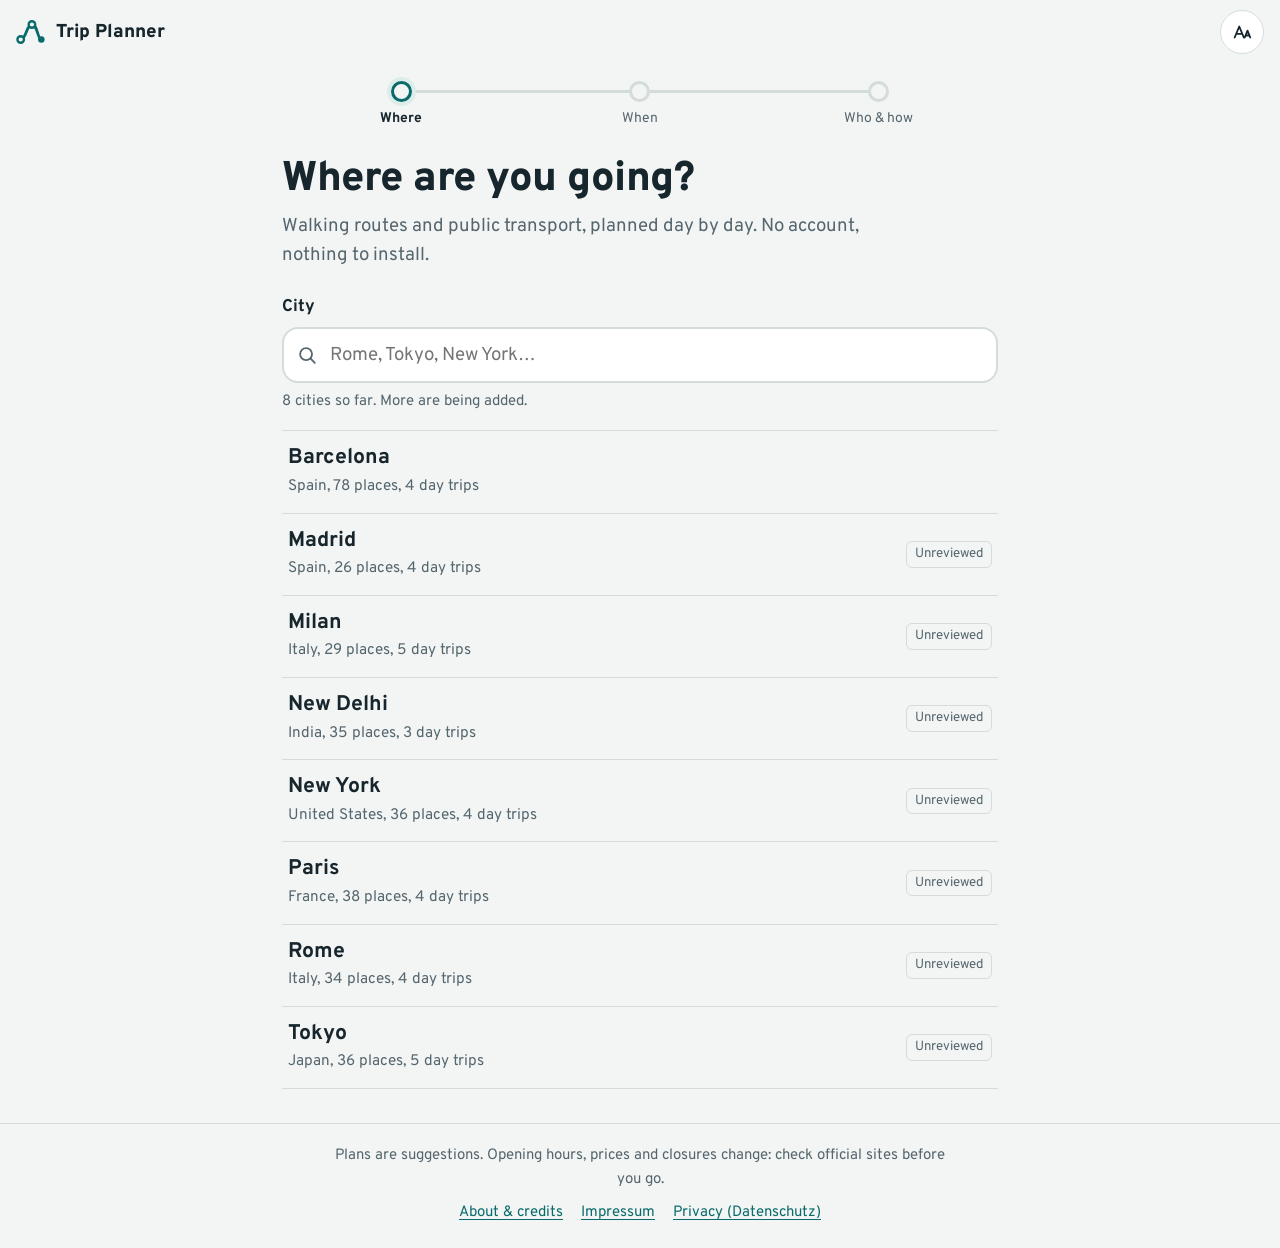
<file: planner/index.html>
<!doctype html>
<html lang="en">
<head>
  <meta charset="utf-8">
  <meta name="viewport" content="width=device-width, initial-scale=1, viewport-fit=cover">
  <!-- Pre-launch: keep search engines out until the legal pages are filled in and the launch gate is passed. -->
  <meta name="robots" content="noindex, nofollow">
  <title>Trip Planner</title>
  <meta name="description" content="Day-by-day city plans for walkers and public-transport travellers. Pick a city, your days and who's coming.">
  <meta name="theme-color" content="#f2f5f4" media="(prefers-color-scheme: light)">
  <meta name="theme-color" content="#141c1f" media="(prefers-color-scheme: dark)">
  <link rel="manifest" href="manifest.webmanifest">
  <link rel="icon" href="icons/icon.svg" type="image/svg+xml">
  <link rel="apple-touch-icon" href="icons/icon-192.png">
  <link rel="preload" href="fonts/overpass-latin-800-normal.woff2" as="font" type="font/woff2" crossorigin>
  <link rel="preload" href="fonts/overpass-latin-400-normal.woff2" as="font" type="font/woff2" crossorigin>
  <link rel="stylesheet" href="vendor/leaflet/leaflet.css">
  <link rel="stylesheet" href="styles.css">
  <script>
    // Apply saved text size and theme before first paint (no flash).
    try {
      var s = JSON.parse(localStorage.getItem("tp-settings") || "{}");
      if (s.scale) document.documentElement.style.setProperty("--scale", s.scale);
      if (s.theme && s.theme !== "auto") document.documentElement.setAttribute("data-theme", s.theme);
    } catch (e) {}
  </script>
  <script src="vendor/leaflet/leaflet.js" defer></script>
  <script type="module" src="app.js"></script>
</head>
<body>
  <a class="skip" href="#main">Skip to content</a>

  <header class="bar">
    <a class="brand" href="#" aria-label="Trip Planner home">
      <svg class="brand-mark" viewBox="0 0 32 32" aria-hidden="true"><path d="M5 24 C 11 24, 11 8, 17 8 S 23 24, 27 24" fill="none" stroke="currentColor" stroke-width="3" stroke-linecap="round"/><circle cx="5" cy="24" r="3.5" fill="var(--bg)" stroke="currentColor" stroke-width="2.5"/><circle cx="17" cy="8" r="3.5" fill="var(--bg)" stroke="currentColor" stroke-width="2.5"/><circle cx="27" cy="24" r="3.5" fill="currentColor"/></svg>
      <span>Trip Planner</span>
    </a>
    <div class="bar-tools">
      <button class="icon-btn" id="settingsBtn" aria-haspopup="dialog" aria-controls="settings" aria-label="Text size and appearance">
        <svg viewBox="0 0 24 24" aria-hidden="true"><path d="M4 18 9 6l5 12M5.8 14h6.4M15 18l3-7.5 3 7.5M16 15.8h4" fill="none" stroke="currentColor" stroke-width="2" stroke-linecap="round" stroke-linejoin="round"/></svg>
      </button>
    </div>
  </header>

  <div class="popover" id="settings" role="dialog" aria-label="Text size and appearance" hidden>
    <p class="pop-label">Text size</p>
    <div class="stepper" role="group" aria-label="Text size">
      <button type="button" data-scale="-1" aria-label="Smaller text">A−</button>
      <output id="scaleOut">100%</output>
      <button type="button" data-scale="1" aria-label="Larger text">A+</button>
    </div>
    <p class="pop-label">Appearance</p>
    <div class="seg" role="radiogroup" aria-label="Appearance">
      <button type="button" role="radio" data-theme="auto">Auto</button>
      <button type="button" role="radio" data-theme="light">Light</button>
      <button type="button" role="radio" data-theme="dark">Dark</button>
    </div>
  </div>

  <main id="main" tabindex="-1">
    <!-- Wizard -->
    <section id="wizard" class="screen" aria-labelledby="wizTitle">
      <ol class="steps" aria-label="Steps">
        <li data-step="1"><span class="dot"></span><span class="lbl">Where</span></li>
        <li data-step="2"><span class="dot"></span><span class="lbl">When</span></li>
        <li data-step="3"><span class="dot"></span><span class="lbl">Who &amp; how</span></li>
      </ol>

      <div class="step" data-step="1">
        <h1 id="wizTitle" class="display">Where are you going?</h1>
        <p class="lede">Walking routes and public transport, planned day by day. No account, nothing to install.</p>
        <label class="field-label" for="cityInput">City</label>
        <div class="search">
          <svg viewBox="0 0 24 24" aria-hidden="true"><circle cx="11" cy="11" r="6.5" fill="none" stroke="currentColor" stroke-width="2"/><path d="m16 16 4.5 4.5" stroke="currentColor" stroke-width="2" stroke-linecap="round"/></svg>
          <input id="cityInput" type="search" autocomplete="off" spellcheck="false" placeholder="Rome, Tokyo, New York…" aria-controls="cityList" aria-describedby="cityHint">
        </div>
        <p id="cityHint" class="hint">Pick one of the cities below.</p>
        <ul id="cityList" class="city-list" role="listbox" aria-label="Cities"></ul>
        <div id="cityMissing" class="missing" hidden></div>
      </div>

      <div class="step" data-step="2" hidden>
        <h1 class="display" id="whenTitle">How long?</h1>
        <div class="row-field">
          <span class="field-label" id="daysLabel">Days</span>
          <div class="stepper big" role="group" aria-labelledby="daysLabel">
            <button type="button" data-days="-1" aria-label="One day fewer">−</button>
            <output id="daysOut" aria-live="polite">3</output>
            <button type="button" data-days="1" aria-label="One day more">+</button>
          </div>
        </div>
        <p class="hint" id="daysHint"></p>
        <label class="field-label" for="startInput">First day <span class="opt">(optional)</span></label>
        <input id="startInput" class="text-input" type="date">
        <p class="hint">With dates, the plan skips places on their closing days.</p>
        <div class="nav-row">
          <button type="button" class="btn ghost" data-go="1">Back</button>
          <button type="button" class="btn primary" data-go="3">Next</button>
        </div>
      </div>

      <div class="step" data-step="3" hidden>
        <h1 class="display">Who's coming?</h1>
        <div class="row-field">
          <span class="field-label" id="adultsLabel">Adults</span>
          <div class="stepper" role="group" aria-labelledby="adultsLabel">
            <button type="button" data-adults="-1" aria-label="One adult fewer">−</button>
            <output id="adultsOut">2</output>
            <button type="button" data-adults="1" aria-label="One adult more">+</button>
          </div>
        </div>
        <div class="kids-field">
          <span class="field-label">Children</span>
          <ul id="kidsList" class="kids" aria-label="Children's ages"></ul>
          <div class="add-kid">
            <label for="kidAge" class="visually-hidden">Age of child to add</label>
            <select id="kidAge"></select>
            <button type="button" class="btn small" id="addKid">Add child</button>
          </div>
        </div>

        <fieldset class="group">
          <legend class="field-label">Pace</legend>
          <div class="pace" id="paceGroup"></div>
        </fieldset>

        <fieldset class="group">
          <legend class="field-label">What do you like? <span class="opt">(pick any)</span></legend>
          <div class="chips" id="interestGroup"></div>
        </fieldset>

        <label class="switch">
          <input type="checkbox" id="stepFree">
          <span class="track" aria-hidden="true"></span>
          <span>Step-free routes only <span class="opt">(buggy or wheelchair)</span></span>
        </label>

        <div class="nav-row">
          <button type="button" class="btn ghost" data-go="2">Back</button>
          <button type="button" class="btn primary" id="makePlan">Make my plan</button>
        </div>
      </div>
    </section>

    <!-- Plan -->
    <section id="plan" class="screen" hidden aria-live="polite"></section>
  </main>

  <footer class="foot">
    <p>Plans are suggestions. Opening hours, prices and closures change: check official sites before you go.</p>
    <nav aria-label="Legal and about">
      <a href="legal/about.html">About &amp; credits</a>
      <a href="legal/impressum.html">Impressum</a>
      <a href="legal/datenschutz.html">Privacy (Datenschutz)</a>
    </nav>
  </footer>

  <div id="toast" class="toast" role="status" aria-live="polite" hidden></div>
  <div id="printArea" class="print-area" aria-hidden="true"></div>
</body>
</html>
</file>
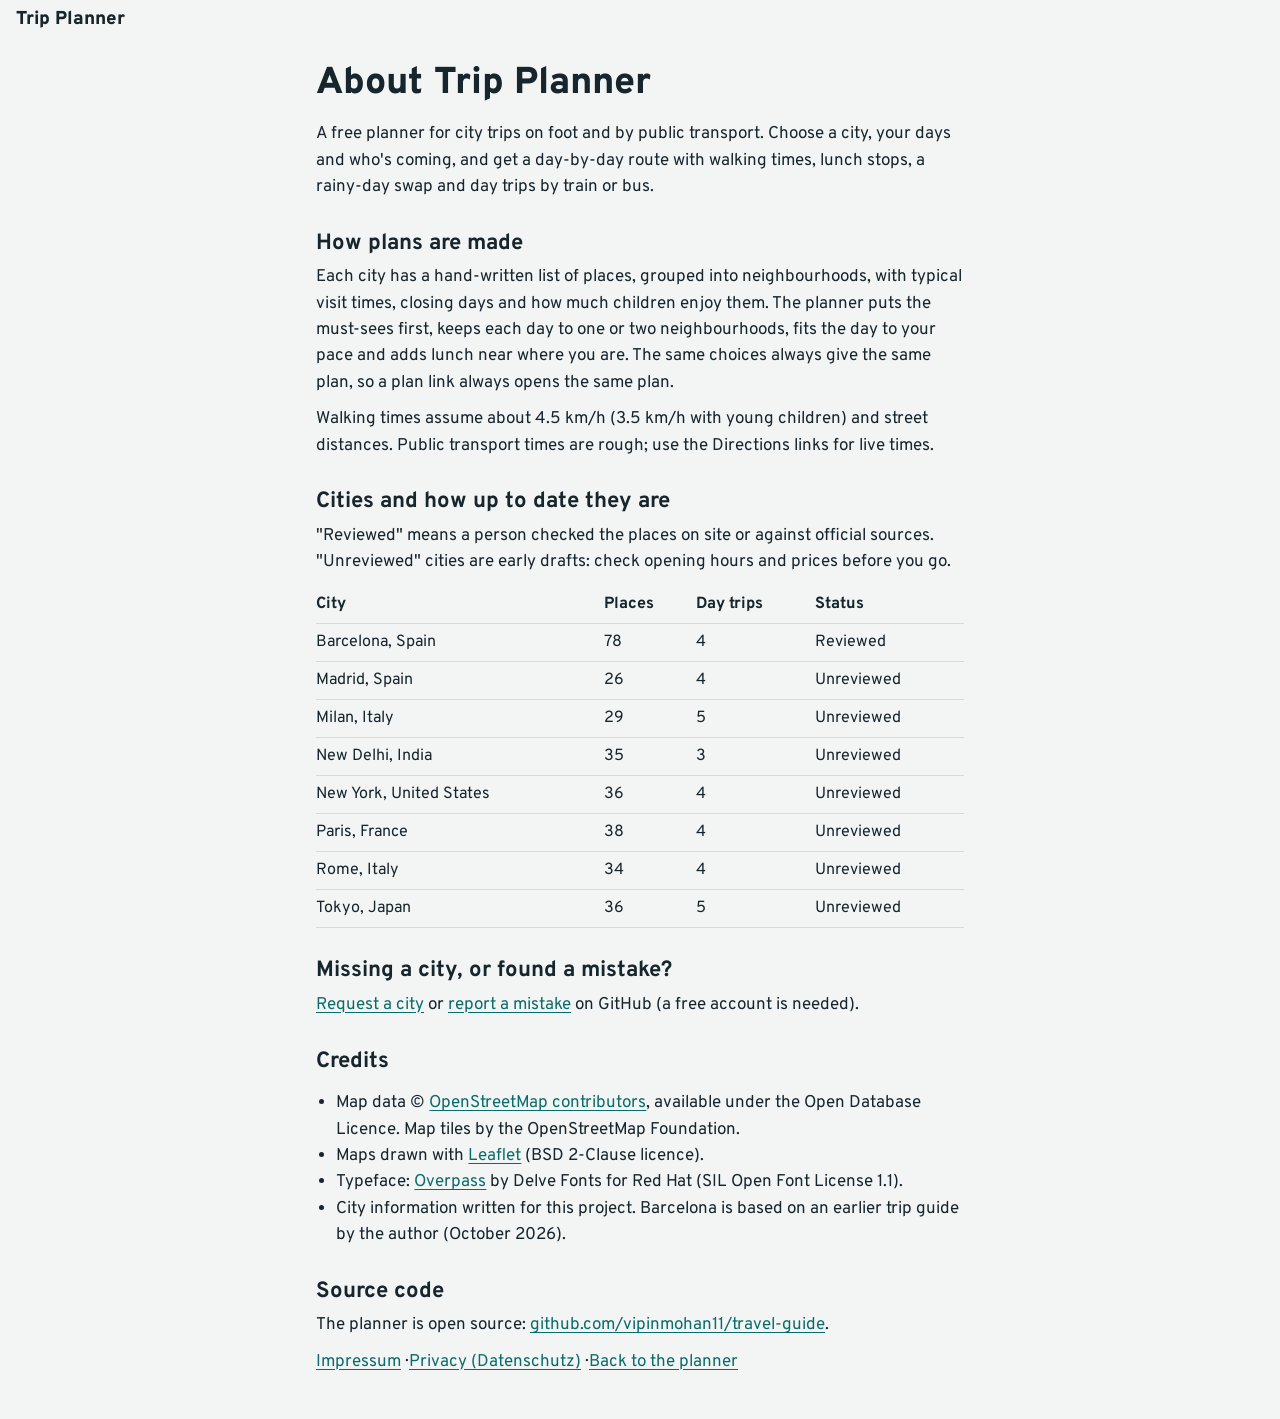
<file: planner/legal/about.html>
<!doctype html>
<html lang="en">
<head>
  <meta charset="utf-8">
  <meta name="viewport" content="width=device-width, initial-scale=1">
  <meta name="robots" content="noindex">
  <title>About &amp; credits · Trip Planner</title>
  <link rel="icon" href="../icons/icon.svg" type="image/svg+xml">
  <link rel="stylesheet" href="../styles.css">
  <script>try{var s=JSON.parse(localStorage.getItem("tp-settings")||"{}");if(s.scale)document.documentElement.style.setProperty("--scale",s.scale);if(s.theme&&s.theme!=="auto")document.documentElement.setAttribute("data-theme",s.theme)}catch(e){}</script>
</head>
<body>
  <header class="bar"><a class="brand" href="../">Trip Planner</a></header>
  <main class="legal">
    <h1>About Trip Planner</h1>
    <p>A free planner for city trips on foot and by public transport. Choose a city, your days and who's coming, and get a day-by-day route with walking times, lunch stops, a rainy-day swap and day trips by train or bus.</p>

    <h2>How plans are made</h2>
    <p>Each city has a hand-written list of places, grouped into neighbourhoods, with typical visit times, closing days and how much children enjoy them. The planner puts the must-sees first, keeps each day to one or two neighbourhoods, fits the day to your pace and adds lunch near where you are. The same choices always give the same plan, so a plan link always opens the same plan.</p>
    <p>Walking times assume about 4.5 km/h (3.5 km/h with young children) and street distances. Public transport times are rough; use the Directions links for live times.</p>

    <h2>Cities and how up to date they are</h2>
    <p>"Reviewed" means a person checked the places on site or against official sources. "Unreviewed" cities are early drafts: check opening hours and prices before you go.</p>
    <table id="cities"><thead><tr><th>City</th><th>Places</th><th>Day trips</th><th>Status</th></tr></thead><tbody></tbody></table>

    <h2>Missing a city, or found a mistake?</h2>
    <p><a href="https://github.com/vipinmohan11/travel-guide/issues/new?template=city-request.yml" rel="noopener">Request a city</a> or <a href="https://github.com/vipinmohan11/travel-guide/issues/new?template=report-mistake.yml" rel="noopener">report a mistake</a> on GitHub (a free account is needed).</p>

    <h2>Credits</h2>
    <ul>
      <li>Map data © <a href="https://www.openstreetmap.org/copyright" rel="noopener">OpenStreetMap contributors</a>, available under the Open Database Licence. Map tiles by the OpenStreetMap Foundation.</li>
      <li>Maps drawn with <a href="https://leafletjs.com" rel="noopener">Leaflet</a> (BSD 2-Clause licence).</li>
      <li>Typeface: <a href="https://github.com/RedHatOfficial/Overpass" rel="noopener">Overpass</a> by Delve Fonts for Red Hat (SIL Open Font License 1.1).</li>
      <li>City information written for this project. Barcelona is based on an earlier trip guide by the author (October 2026).</li>
    </ul>

    <h2>Source code</h2>
    <p>The planner is open source: <a href="https://github.com/vipinmohan11/travel-guide" rel="noopener">github.com/vipinmohan11/travel-guide</a>.</p>

    <p><a href="impressum.html">Impressum</a> · <a href="datenschutz.html">Privacy (Datenschutz)</a> · <a href="../">Back to the planner</a></p>
  </main>
  <script>
    fetch("../cities/index.json").then(function (r) { return r.json(); }).then(function (d) {
      document.querySelector("#cities tbody").innerHTML = d.cities.map(function (c) {
        return "<tr><td>" + c.name + ", " + c.country + "</td><td>" + c.places + "</td><td>" + c.dayTrips + "</td><td>" + (c.status === "reviewed" ? "Reviewed" : "Unreviewed") + "</td></tr>";
      }).join("");
    }).catch(function () {});
  </script>
</body>
</html>
</file>
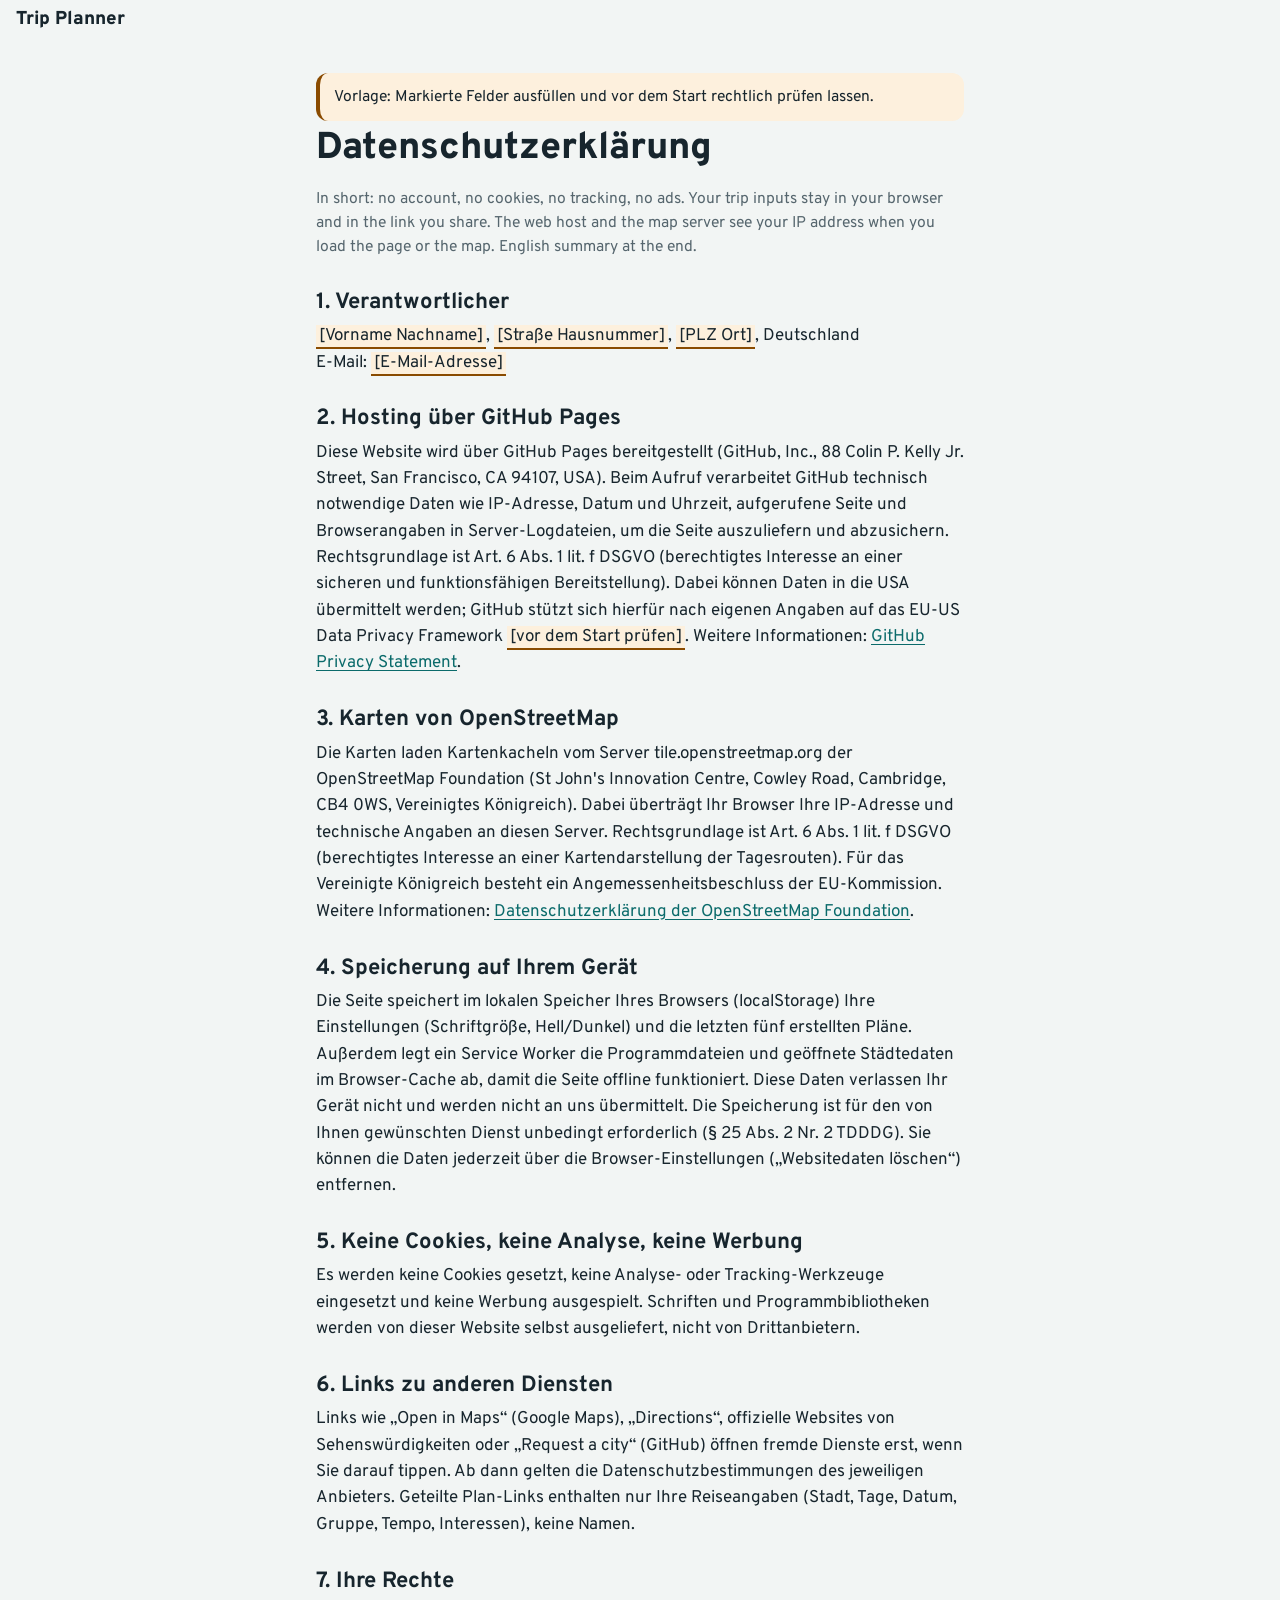
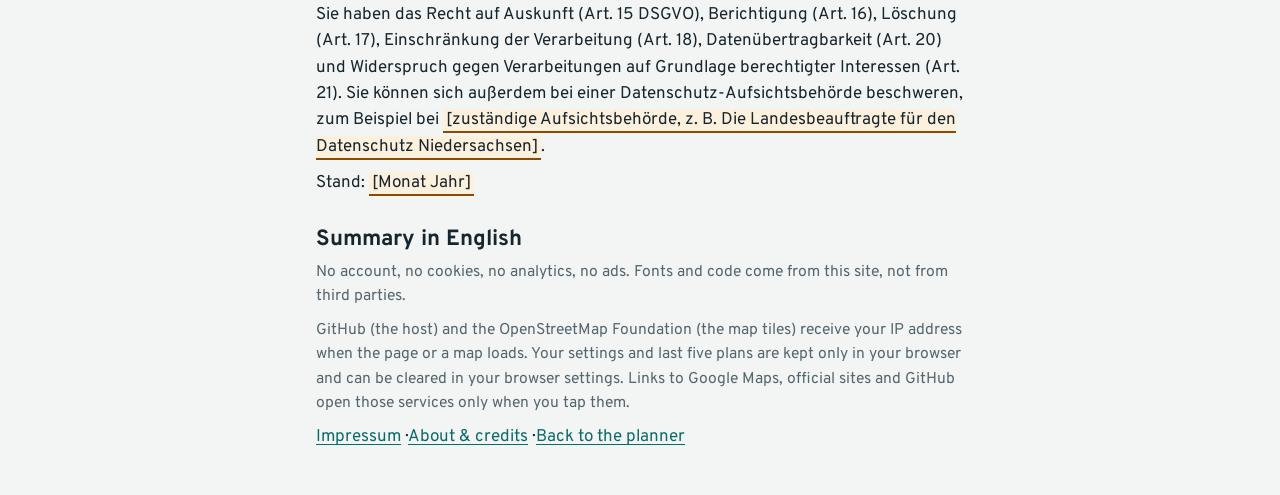
<file: planner/legal/datenschutz.html>
<!doctype html>
<html lang="de">
<head>
  <meta charset="utf-8">
  <meta name="viewport" content="width=device-width, initial-scale=1">
  <meta name="robots" content="noindex">
  <title>Datenschutz · Trip Planner</title>
  <link rel="icon" href="../icons/icon.svg" type="image/svg+xml">
  <link rel="stylesheet" href="../styles.css">
  <script>try{var s=JSON.parse(localStorage.getItem("tp-settings")||"{}");if(s.scale)document.documentElement.style.setProperty("--scale",s.scale);if(s.theme&&s.theme!=="auto")document.documentElement.setAttribute("data-theme",s.theme)}catch(e){}</script>
</head>
<body>
  <header class="bar"><a class="brand" href="../">Trip Planner</a></header>
  <main class="legal">
    <!-- TEMPLATE: fill the highlighted fields, check every section against what the site really does,
         then delete this notice. Not legal advice: check with a generator such as eRecht24 or a lawyer. -->
    <p class="notice">Vorlage: Markierte Felder ausfüllen und vor dem Start rechtlich prüfen lassen.</p>

    <h1>Datenschutzerklärung</h1>
    <p lang="en" class="lang">In short: no account, no cookies, no tracking, no ads. Your trip inputs stay in your browser and in the link you share. The web host and the map server see your IP address when you load the page or the map. English summary at the end.</p>

    <h2>1. Verantwortlicher</h2>
    <p>
      <span class="fill">[Vorname Nachname]</span>, <span class="fill">[Straße Hausnummer]</span>, <span class="fill">[PLZ Ort]</span>, Deutschland<br>
      E-Mail: <span class="fill">[E-Mail-Adresse]</span>
    </p>

    <h2>2. Hosting über GitHub Pages</h2>
    <p>Diese Website wird über GitHub Pages bereitgestellt (GitHub, Inc., 88 Colin P. Kelly Jr. Street, San Francisco, CA 94107, USA). Beim Aufruf verarbeitet GitHub technisch notwendige Daten wie IP-Adresse, Datum und Uhrzeit, aufgerufene Seite und Browserangaben in Server-Logdateien, um die Seite auszuliefern und abzusichern. Rechtsgrundlage ist Art. 6 Abs. 1 lit. f DSGVO (berechtigtes Interesse an einer sicheren und funktionsfähigen Bereitstellung). Dabei können Daten in die USA übermittelt werden; GitHub stützt sich hierfür nach eigenen Angaben auf das EU-US Data Privacy Framework <span class="fill">[vor dem Start prüfen]</span>. Weitere Informationen: <a href="https://docs.github.com/en/site-policy/privacy-policies/github-general-privacy-statement" rel="noopener">GitHub Privacy Statement</a>.</p>

    <h2>3. Karten von OpenStreetMap</h2>
    <p>Die Karten laden Kartenkacheln vom Server tile.openstreetmap.org der OpenStreetMap Foundation (St John's Innovation Centre, Cowley Road, Cambridge, CB4 0WS, Vereinigtes Königreich). Dabei überträgt Ihr Browser Ihre IP-Adresse und technische Angaben an diesen Server. Rechtsgrundlage ist Art. 6 Abs. 1 lit. f DSGVO (berechtigtes Interesse an einer Kartendarstellung der Tagesrouten). Für das Vereinigte Königreich besteht ein Angemessenheitsbeschluss der EU-Kommission. Weitere Informationen: <a href="https://osmfoundation.org/wiki/Privacy_Policy" rel="noopener">Datenschutzerklärung der OpenStreetMap Foundation</a>.</p>

    <h2>4. Speicherung auf Ihrem Gerät</h2>
    <p>Die Seite speichert im lokalen Speicher Ihres Browsers (localStorage) Ihre Einstellungen (Schriftgröße, Hell/Dunkel) und die letzten fünf erstellten Pläne. Außerdem legt ein Service Worker die Programmdateien und geöffnete Städtedaten im Browser-Cache ab, damit die Seite offline funktioniert. Diese Daten verlassen Ihr Gerät nicht und werden nicht an uns übermittelt. Die Speicherung ist für den von Ihnen gewünschten Dienst unbedingt erforderlich (§ 25 Abs. 2 Nr. 2 TDDDG). Sie können die Daten jederzeit über die Browser-Einstellungen („Websitedaten löschen“) entfernen.</p>

    <h2>5. Keine Cookies, keine Analyse, keine Werbung</h2>
    <p>Es werden keine Cookies gesetzt, keine Analyse- oder Tracking-Werkzeuge eingesetzt und keine Werbung ausgespielt. Schriften und Programmbibliotheken werden von dieser Website selbst ausgeliefert, nicht von Drittanbietern.</p>

    <h2>6. Links zu anderen Diensten</h2>
    <p>Links wie „Open in Maps“ (Google Maps), „Directions“, offizielle Websites von Sehenswürdigkeiten oder „Request a city“ (GitHub) öffnen fremde Dienste erst, wenn Sie darauf tippen. Ab dann gelten die Datenschutzbestimmungen des jeweiligen Anbieters. Geteilte Plan-Links enthalten nur Ihre Reiseangaben (Stadt, Tage, Datum, Gruppe, Tempo, Interessen), keine Namen.</p>

    <h2>7. Ihre Rechte</h2>
    <p>Sie haben das Recht auf Auskunft (Art. 15 DSGVO), Berichtigung (Art. 16), Löschung (Art. 17), Einschränkung der Verarbeitung (Art. 18), Datenübertragbarkeit (Art. 20) und Widerspruch gegen Verarbeitungen auf Grundlage berechtigter Interessen (Art. 21). Sie können sich außerdem bei einer Datenschutz-Aufsichtsbehörde beschweren, zum Beispiel bei <span class="fill">[zuständige Aufsichtsbehörde, z. B. Die Landesbeauftragte für den Datenschutz Niedersachsen]</span>.</p>

    <p>Stand: <span class="fill">[Monat Jahr]</span></p>

    <h2 lang="en">Summary in English</h2>
    <div lang="en" class="lang">
      <p>No account, no cookies, no analytics, no ads. Fonts and code come from this site, not from third parties.</p>
      <p>GitHub (the host) and the OpenStreetMap Foundation (the map tiles) receive your IP address when the page or a map loads. Your settings and last five plans are kept only in your browser and can be cleared in your browser settings. Links to Google Maps, official sites and GitHub open those services only when you tap them.</p>
    </div>

    <p><a href="impressum.html">Impressum</a> · <a href="about.html">About &amp; credits</a> · <a href="../">Back to the planner</a></p>
  </main>
</body>
</html>
</file>
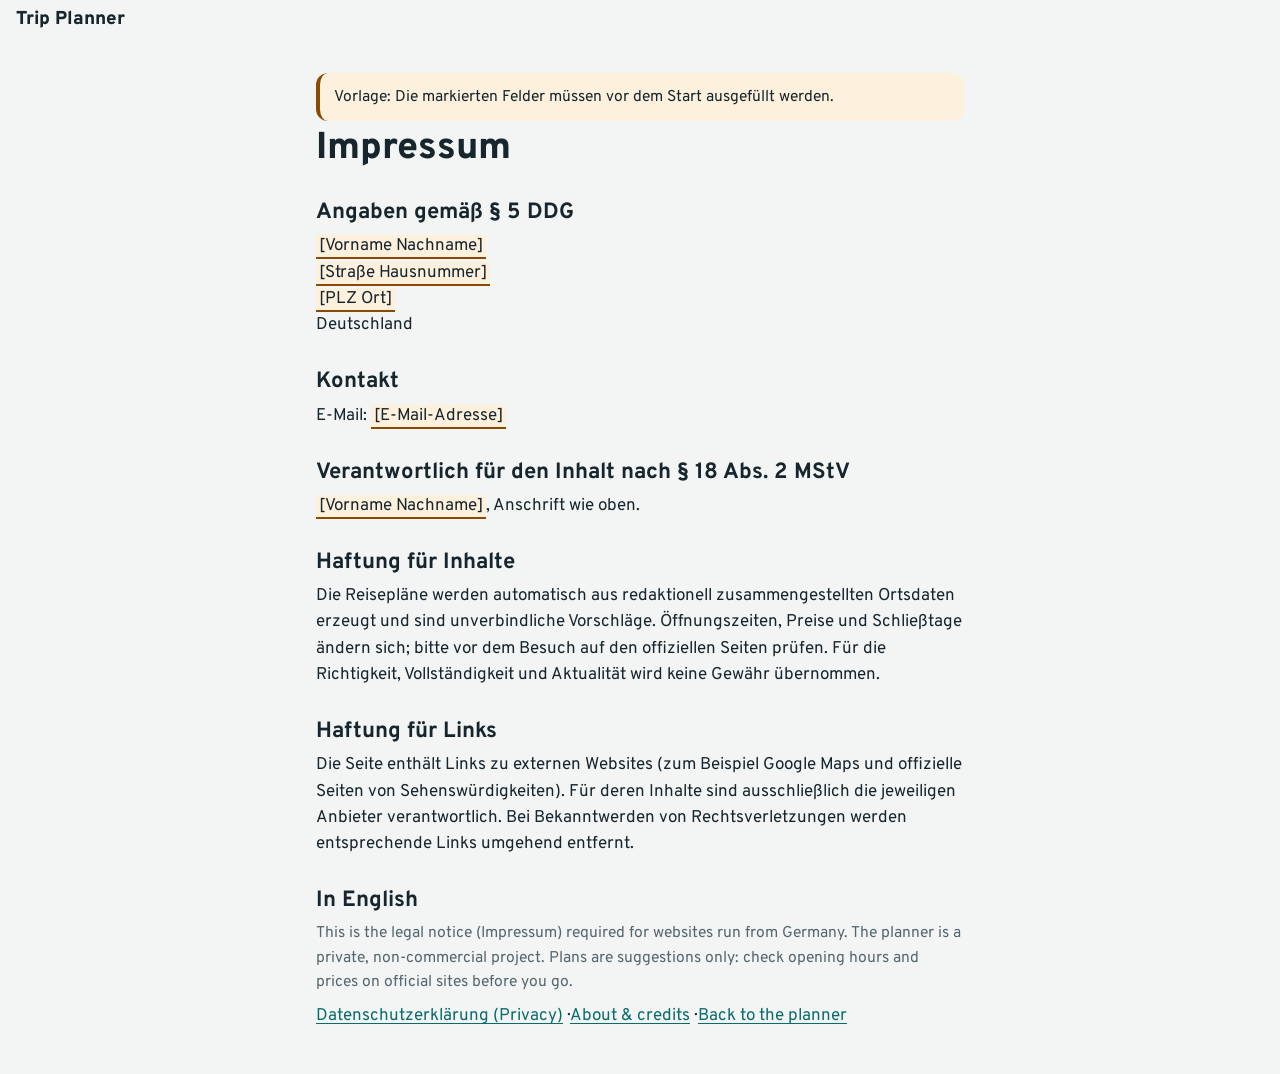
<file: planner/legal/impressum.html>
<!doctype html>
<html lang="de">
<head>
  <meta charset="utf-8">
  <meta name="viewport" content="width=device-width, initial-scale=1">
  <meta name="robots" content="noindex">
  <title>Impressum · Trip Planner</title>
  <link rel="icon" href="../icons/icon.svg" type="image/svg+xml">
  <link rel="stylesheet" href="../styles.css">
  <script>try{var s=JSON.parse(localStorage.getItem("tp-settings")||"{}");if(s.scale)document.documentElement.style.setProperty("--scale",s.scale);if(s.theme&&s.theme!=="auto")document.documentElement.setAttribute("data-theme",s.theme)}catch(e){}</script>
</head>
<body>
  <header class="bar"><a class="brand" href="../">Trip Planner</a></header>
  <main class="legal">
    <!-- TEMPLATE: replace every highlighted field before launch, then delete this notice.
         Not legal advice: check the final text with a generator such as eRecht24 or a lawyer. -->
    <p class="notice">Vorlage: Die markierten Felder müssen vor dem Start ausgefüllt werden.</p>

    <h1>Impressum</h1>
    <h2>Angaben gemäß § 5 DDG</h2>
    <p>
      <span class="fill">[Vorname Nachname]</span><br>
      <span class="fill">[Straße Hausnummer]</span><br>
      <span class="fill">[PLZ Ort]</span><br>
      Deutschland
    </p>

    <h2>Kontakt</h2>
    <p>E-Mail: <span class="fill">[E-Mail-Adresse]</span></p>

    <h2>Verantwortlich für den Inhalt nach § 18 Abs. 2 MStV</h2>
    <p><span class="fill">[Vorname Nachname]</span>, Anschrift wie oben.</p>

    <h2>Haftung für Inhalte</h2>
    <p>Die Reisepläne werden automatisch aus redaktionell zusammengestellten Ortsdaten erzeugt und sind unverbindliche Vorschläge. Öffnungszeiten, Preise und Schließtage ändern sich; bitte vor dem Besuch auf den offiziellen Seiten prüfen. Für die Richtigkeit, Vollständigkeit und Aktualität wird keine Gewähr übernommen.</p>

    <h2>Haftung für Links</h2>
    <p>Die Seite enthält Links zu externen Websites (zum Beispiel Google Maps und offizielle Seiten von Sehenswürdigkeiten). Für deren Inhalte sind ausschließlich die jeweiligen Anbieter verantwortlich. Bei Bekanntwerden von Rechtsverletzungen werden entsprechende Links umgehend entfernt.</p>

    <h2 lang="en">In English</h2>
    <p lang="en" class="lang">This is the legal notice (Impressum) required for websites run from Germany. The planner is a private, non-commercial project. Plans are suggestions only: check opening hours and prices on official sites before you go.</p>

    <p><a href="datenschutz.html">Datenschutzerklärung (Privacy)</a> · <a href="about.html">About &amp; credits</a> · <a href="../">Back to the planner</a></p>
  </main>
</body>
</html>
</file>
<file: planner/vendor/leaflet/leaflet.css>
/* required styles */

.leaflet-pane,
.leaflet-tile,
.leaflet-marker-icon,
.leaflet-marker-shadow,
.leaflet-tile-container,
.leaflet-pane > svg,
.leaflet-pane > canvas,
.leaflet-zoom-box,
.leaflet-image-layer,
.leaflet-layer {
	position: absolute;
	left: 0;
	top: 0;
	}
.leaflet-container {
	overflow: hidden;
	}
.leaflet-tile,
.leaflet-marker-icon,
.leaflet-marker-shadow {
	-webkit-user-select: none;
	   -moz-user-select: none;
	        user-select: none;
	  -webkit-user-drag: none;
	}
/* Prevents IE11 from highlighting tiles in blue */
.leaflet-tile::selection {
	background: transparent;
}
/* Safari renders non-retina tile on retina better with this, but Chrome is worse */
.leaflet-safari .leaflet-tile {
	image-rendering: -webkit-optimize-contrast;
	}
/* hack that prevents hw layers "stretching" when loading new tiles */
.leaflet-safari .leaflet-tile-container {
	width: 1600px;
	height: 1600px;
	-webkit-transform-origin: 0 0;
	}
.leaflet-marker-icon,
.leaflet-marker-shadow {
	display: block;
	}
/* .leaflet-container svg: reset svg max-width decleration shipped in Joomla! (joomla.org) 3.x */
/* .leaflet-container img: map is broken in FF if you have max-width: 100% on tiles */
.leaflet-container .leaflet-overlay-pane svg {
	max-width: none !important;
	max-height: none !important;
	}
.leaflet-container .leaflet-marker-pane img,
.leaflet-container .leaflet-shadow-pane img,
.leaflet-container .leaflet-tile-pane img,
.leaflet-container img.leaflet-image-layer,
.leaflet-container .leaflet-tile {
	max-width: none !important;
	max-height: none !important;
	width: auto;
	padding: 0;
	}

.leaflet-container img.leaflet-tile {
	/* See: https://bugs.chromium.org/p/chromium/issues/detail?id=600120 */
	mix-blend-mode: plus-lighter;
}

.leaflet-container.leaflet-touch-zoom {
	-ms-touch-action: pan-x pan-y;
	touch-action: pan-x pan-y;
	}
.leaflet-container.leaflet-touch-drag {
	-ms-touch-action: pinch-zoom;
	/* Fallback for FF which doesn't support pinch-zoom */
	touch-action: none;
	touch-action: pinch-zoom;
}
.leaflet-container.leaflet-touch-drag.leaflet-touch-zoom {
	-ms-touch-action: none;
	touch-action: none;
}
.leaflet-container {
	-webkit-tap-highlight-color: transparent;
}
.leaflet-container a {
	-webkit-tap-highlight-color: rgba(51, 181, 229, 0.4);
}
.leaflet-tile {
	filter: inherit;
	visibility: hidden;
	}
.leaflet-tile-loaded {
	visibility: inherit;
	}
.leaflet-zoom-box {
	width: 0;
	height: 0;
	-moz-box-sizing: border-box;
	     box-sizing: border-box;
	z-index: 800;
	}
/* workaround for https://bugzilla.mozilla.org/show_bug.cgi?id=888319 */
.leaflet-overlay-pane svg {
	-moz-user-select: none;
	}

.leaflet-pane         { z-index: 400; }

.leaflet-tile-pane    { z-index: 200; }
.leaflet-overlay-pane { z-index: 400; }
.leaflet-shadow-pane  { z-index: 500; }
.leaflet-marker-pane  { z-index: 600; }
.leaflet-tooltip-pane   { z-index: 650; }
.leaflet-popup-pane   { z-index: 700; }

.leaflet-map-pane canvas { z-index: 100; }
.leaflet-map-pane svg    { z-index: 200; }

.leaflet-vml-shape {
	width: 1px;
	height: 1px;
	}
.lvml {
	behavior: url(#default#VML);
	display: inline-block;
	position: absolute;
	}


/* control positioning */

.leaflet-control {
	position: relative;
	z-index: 800;
	pointer-events: visiblePainted; /* IE 9-10 doesn't have auto */
	pointer-events: auto;
	}
.leaflet-top,
.leaflet-bottom {
	position: absolute;
	z-index: 1000;
	pointer-events: none;
	}
.leaflet-top {
	top: 0;
	}
.leaflet-right {
	right: 0;
	}
.leaflet-bottom {
	bottom: 0;
	}
.leaflet-left {
	left: 0;
	}
.leaflet-control {
	float: left;
	clear: both;
	}
.leaflet-right .leaflet-control {
	float: right;
	}
.leaflet-top .leaflet-control {
	margin-top: 10px;
	}
.leaflet-bottom .leaflet-control {
	margin-bottom: 10px;
	}
.leaflet-left .leaflet-control {
	margin-left: 10px;
	}
.leaflet-right .leaflet-control {
	margin-right: 10px;
	}


/* zoom and fade animations */

.leaflet-fade-anim .leaflet-popup {
	opacity: 0;
	-webkit-transition: opacity 0.2s linear;
	   -moz-transition: opacity 0.2s linear;
	        transition: opacity 0.2s linear;
	}
.leaflet-fade-anim .leaflet-map-pane .leaflet-popup {
	opacity: 1;
	}
.leaflet-zoom-animated {
	-webkit-transform-origin: 0 0;
	    -ms-transform-origin: 0 0;
	        transform-origin: 0 0;
	}
svg.leaflet-zoom-animated {
	will-change: transform;
}

.leaflet-zoom-anim .leaflet-zoom-animated {
	-webkit-transition: -webkit-transform 0.25s cubic-bezier(0,0,0.25,1);
	   -moz-transition:    -moz-transform 0.25s cubic-bezier(0,0,0.25,1);
	        transition:         transform 0.25s cubic-bezier(0,0,0.25,1);
	}
.leaflet-zoom-anim .leaflet-tile,
.leaflet-pan-anim .leaflet-tile {
	-webkit-transition: none;
	   -moz-transition: none;
	        transition: none;
	}

.leaflet-zoom-anim .leaflet-zoom-hide {
	visibility: hidden;
	}


/* cursors */

.leaflet-interactive {
	cursor: pointer;
	}
.leaflet-grab {
	cursor: -webkit-grab;
	cursor:    -moz-grab;
	cursor:         grab;
	}
.leaflet-crosshair,
.leaflet-crosshair .leaflet-interactive {
	cursor: crosshair;
	}
.leaflet-popup-pane,
.leaflet-control {
	cursor: auto;
	}
.leaflet-dragging .leaflet-grab,
.leaflet-dragging .leaflet-grab .leaflet-interactive,
.leaflet-dragging .leaflet-marker-draggable {
	cursor: move;
	cursor: -webkit-grabbing;
	cursor:    -moz-grabbing;
	cursor:         grabbing;
	}

/* marker & overlays interactivity */
.leaflet-marker-icon,
.leaflet-marker-shadow,
.leaflet-image-layer,
.leaflet-pane > svg path,
.leaflet-tile-container {
	pointer-events: none;
	}

.leaflet-marker-icon.leaflet-interactive,
.leaflet-image-layer.leaflet-interactive,
.leaflet-pane > svg path.leaflet-interactive,
svg.leaflet-image-layer.leaflet-interactive path {
	pointer-events: visiblePainted; /* IE 9-10 doesn't have auto */
	pointer-events: auto;
	}

/* visual tweaks */

.leaflet-container {
	background: #ddd;
	outline-offset: 1px;
	}
.leaflet-container a {
	color: #0078A8;
	}
.leaflet-zoom-box {
	border: 2px dotted #38f;
	background: rgba(255,255,255,0.5);
	}


/* general typography */
.leaflet-container {
	font-family: "Helvetica Neue", Arial, Helvetica, sans-serif;
	font-size: 12px;
	font-size: 0.75rem;
	line-height: 1.5;
	}


/* general toolbar styles */

.leaflet-bar {
	box-shadow: 0 1px 5px rgba(0,0,0,0.65);
	border-radius: 4px;
	}
.leaflet-bar a {
	background-color: #fff;
	border-bottom: 1px solid #ccc;
	width: 26px;
	height: 26px;
	line-height: 26px;
	display: block;
	text-align: center;
	text-decoration: none;
	color: black;
	}
.leaflet-bar a,
.leaflet-control-layers-toggle {
	background-position: 50% 50%;
	background-repeat: no-repeat;
	display: block;
	}
.leaflet-bar a:hover,
.leaflet-bar a:focus {
	background-color: #f4f4f4;
	}
.leaflet-bar a:first-child {
	border-top-left-radius: 4px;
	border-top-right-radius: 4px;
	}
.leaflet-bar a:last-child {
	border-bottom-left-radius: 4px;
	border-bottom-right-radius: 4px;
	border-bottom: none;
	}
.leaflet-bar a.leaflet-disabled {
	cursor: default;
	background-color: #f4f4f4;
	color: #bbb;
	}

.leaflet-touch .leaflet-bar a {
	width: 30px;
	height: 30px;
	line-height: 30px;
	}
.leaflet-touch .leaflet-bar a:first-child {
	border-top-left-radius: 2px;
	border-top-right-radius: 2px;
	}
.leaflet-touch .leaflet-bar a:last-child {
	border-bottom-left-radius: 2px;
	border-bottom-right-radius: 2px;
	}

/* zoom control */

.leaflet-control-zoom-in,
.leaflet-control-zoom-out {
	font: bold 18px 'Lucida Console', Monaco, monospace;
	text-indent: 1px;
	}

.leaflet-touch .leaflet-control-zoom-in, .leaflet-touch .leaflet-control-zoom-out  {
	font-size: 22px;
	}


/* layers control */

.leaflet-control-layers {
	box-shadow: 0 1px 5px rgba(0,0,0,0.4);
	background: #fff;
	border-radius: 5px;
	}
.leaflet-control-layers-toggle {
	background-image: url(images/layers.png);
	width: 36px;
	height: 36px;
	}
.leaflet-retina .leaflet-control-layers-toggle {
	background-image: url(images/layers-2x.png);
	background-size: 26px 26px;
	}
.leaflet-touch .leaflet-control-layers-toggle {
	width: 44px;
	height: 44px;
	}
.leaflet-control-layers .leaflet-control-layers-list,
.leaflet-control-layers-expanded .leaflet-control-layers-toggle {
	display: none;
	}
.leaflet-control-layers-expanded .leaflet-control-layers-list {
	display: block;
	position: relative;
	}
.leaflet-control-layers-expanded {
	padding: 6px 10px 6px 6px;
	color: #333;
	background: #fff;
	}
.leaflet-control-layers-scrollbar {
	overflow-y: scroll;
	overflow-x: hidden;
	padding-right: 5px;
	}
.leaflet-control-layers-selector {
	margin-top: 2px;
	position: relative;
	top: 1px;
	}
.leaflet-control-layers label {
	display: block;
	font-size: 13px;
	font-size: 1.08333em;
	}
.leaflet-control-layers-separator {
	height: 0;
	border-top: 1px solid #ddd;
	margin: 5px -10px 5px -6px;
	}

/* Default icon URLs */
.leaflet-default-icon-path { /* used only in path-guessing heuristic, see L.Icon.Default */
	background-image: url(images/marker-icon.png);
	}


/* attribution and scale controls */

.leaflet-container .leaflet-control-attribution {
	background: #fff;
	background: rgba(255, 255, 255, 0.8);
	margin: 0;
	}
.leaflet-control-attribution,
.leaflet-control-scale-line {
	padding: 0 5px;
	color: #333;
	line-height: 1.4;
	}
.leaflet-control-attribution a {
	text-decoration: none;
	}
.leaflet-control-attribution a:hover,
.leaflet-control-attribution a:focus {
	text-decoration: underline;
	}
.leaflet-attribution-flag {
	display: inline !important;
	vertical-align: baseline !important;
	width: 1em;
	height: 0.6669em;
	}
.leaflet-left .leaflet-control-scale {
	margin-left: 5px;
	}
.leaflet-bottom .leaflet-control-scale {
	margin-bottom: 5px;
	}
.leaflet-control-scale-line {
	border: 2px solid #777;
	border-top: none;
	line-height: 1.1;
	padding: 2px 5px 1px;
	white-space: nowrap;
	-moz-box-sizing: border-box;
	     box-sizing: border-box;
	background: rgba(255, 255, 255, 0.8);
	text-shadow: 1px 1px #fff;
	}
.leaflet-control-scale-line:not(:first-child) {
	border-top: 2px solid #777;
	border-bottom: none;
	margin-top: -2px;
	}
.leaflet-control-scale-line:not(:first-child):not(:last-child) {
	border-bottom: 2px solid #777;
	}

.leaflet-touch .leaflet-control-attribution,
.leaflet-touch .leaflet-control-layers,
.leaflet-touch .leaflet-bar {
	box-shadow: none;
	}
.leaflet-touch .leaflet-control-layers,
.leaflet-touch .leaflet-bar {
	border: 2px solid rgba(0,0,0,0.2);
	background-clip: padding-box;
	}


/* popup */

.leaflet-popup {
	position: absolute;
	text-align: center;
	margin-bottom: 20px;
	}
.leaflet-popup-content-wrapper {
	padding: 1px;
	text-align: left;
	border-radius: 12px;
	}
.leaflet-popup-content {
	margin: 13px 24px 13px 20px;
	line-height: 1.3;
	font-size: 13px;
	font-size: 1.08333em;
	min-height: 1px;
	}
.leaflet-popup-content p {
	margin: 17px 0;
	margin: 1.3em 0;
	}
.leaflet-popup-tip-container {
	width: 40px;
	height: 20px;
	position: absolute;
	left: 50%;
	margin-top: -1px;
	margin-left: -20px;
	overflow: hidden;
	pointer-events: none;
	}
.leaflet-popup-tip {
	width: 17px;
	height: 17px;
	padding: 1px;

	margin: -10px auto 0;
	pointer-events: auto;

	-webkit-transform: rotate(45deg);
	   -moz-transform: rotate(45deg);
	    -ms-transform: rotate(45deg);
	        transform: rotate(45deg);
	}
.leaflet-popup-content-wrapper,
.leaflet-popup-tip {
	background: white;
	color: #333;
	box-shadow: 0 3px 14px rgba(0,0,0,0.4);
	}
.leaflet-container a.leaflet-popup-close-button {
	position: absolute;
	top: 0;
	right: 0;
	border: none;
	text-align: center;
	width: 24px;
	height: 24px;
	font: 16px/24px Tahoma, Verdana, sans-serif;
	color: #757575;
	text-decoration: none;
	background: transparent;
	}
.leaflet-container a.leaflet-popup-close-button:hover,
.leaflet-container a.leaflet-popup-close-button:focus {
	color: #585858;
	}
.leaflet-popup-scrolled {
	overflow: auto;
	}

.leaflet-oldie .leaflet-popup-content-wrapper {
	-ms-zoom: 1;
	}
.leaflet-oldie .leaflet-popup-tip {
	width: 24px;
	margin: 0 auto;

	-ms-filter: "progid:DXImageTransform.Microsoft.Matrix(M11=0.70710678, M12=0.70710678, M21=-0.70710678, M22=0.70710678)";
	filter: progid:DXImageTransform.Microsoft.Matrix(M11=0.70710678, M12=0.70710678, M21=-0.70710678, M22=0.70710678);
	}

.leaflet-oldie .leaflet-control-zoom,
.leaflet-oldie .leaflet-control-layers,
.leaflet-oldie .leaflet-popup-content-wrapper,
.leaflet-oldie .leaflet-popup-tip {
	border: 1px solid #999;
	}


/* div icon */

.leaflet-div-icon {
	background: #fff;
	border: 1px solid #666;
	}


/* Tooltip */
/* Base styles for the element that has a tooltip */
.leaflet-tooltip {
	position: absolute;
	padding: 6px;
	background-color: #fff;
	border: 1px solid #fff;
	border-radius: 3px;
	color: #222;
	white-space: nowrap;
	-webkit-user-select: none;
	-moz-user-select: none;
	-ms-user-select: none;
	user-select: none;
	pointer-events: none;
	box-shadow: 0 1px 3px rgba(0,0,0,0.4);
	}
.leaflet-tooltip.leaflet-interactive {
	cursor: pointer;
	pointer-events: auto;
	}
.leaflet-tooltip-top:before,
.leaflet-tooltip-bottom:before,
.leaflet-tooltip-left:before,
.leaflet-tooltip-right:before {
	position: absolute;
	pointer-events: none;
	border: 6px solid transparent;
	background: transparent;
	content: "";
	}

/* Directions */

.leaflet-tooltip-bottom {
	margin-top: 6px;
}
.leaflet-tooltip-top {
	margin-top: -6px;
}
.leaflet-tooltip-bottom:before,
.leaflet-tooltip-top:before {
	left: 50%;
	margin-left: -6px;
	}
.leaflet-tooltip-top:before {
	bottom: 0;
	margin-bottom: -12px;
	border-top-color: #fff;
	}
.leaflet-tooltip-bottom:before {
	top: 0;
	margin-top: -12px;
	margin-left: -6px;
	border-bottom-color: #fff;
	}
.leaflet-tooltip-left {
	margin-left: -6px;
}
.leaflet-tooltip-right {
	margin-left: 6px;
}
.leaflet-tooltip-left:before,
.leaflet-tooltip-right:before {
	top: 50%;
	margin-top: -6px;
	}
.leaflet-tooltip-left:before {
	right: 0;
	margin-right: -12px;
	border-left-color: #fff;
	}
.leaflet-tooltip-right:before {
	left: 0;
	margin-left: -12px;
	border-right-color: #fff;
	}

/* Printing */

@media print {
	/* Prevent printers from removing background-images of controls. */
	.leaflet-control {
		-webkit-print-color-adjust: exact;
		print-color-adjust: exact;
		}
	}
</file>
<file: planner/styles.css>
/* Trip Planner — styles
   Idea: every day of a trip is drawn as its own transit line. Line colours carry
   meaning (which day); everything else stays quiet so the route reads first. */

/* ---------- font: Overpass (self-hosted, SIL OFL), a road-signage face for a wayfinding app ---------- */
@font-face { font-family: "Overpass"; font-weight: 400; font-display: swap; src: url(fonts/overpass-latin-400-normal.woff2) format("woff2"); unicode-range: U+0000-00FF,U+0131,U+0152-0153,U+02BB-02BC,U+02C6,U+02DA,U+02DC,U+0304,U+0308,U+0329,U+2000-206F,U+20AC,U+2122,U+2191,U+2193,U+2212,U+2215,U+FEFF,U+FFFD; }
@font-face { font-family: "Overpass"; font-weight: 400; font-display: swap; src: url(fonts/overpass-latin-ext-400-normal.woff2) format("woff2"); unicode-range: U+0100-02BA,U+02BD-02C5,U+02C7-02CC,U+02CE-02D7,U+02DD-02FF,U+1E00-1E9F,U+1EF2-1EFF,U+2020,U+20A0-20AB,U+20AD-20C0,U+2113,U+2C60-2C7F,U+A720-A7FF; }
@font-face { font-family: "Overpass"; font-weight: 700; font-display: swap; src: url(fonts/overpass-latin-700-normal.woff2) format("woff2"); unicode-range: U+0000-00FF,U+0131,U+0152-0153,U+02BB-02BC,U+02C6,U+02DA,U+02DC,U+0304,U+0308,U+0329,U+2000-206F,U+20AC,U+2122,U+2191,U+2193,U+2212,U+2215,U+FEFF,U+FFFD; }
@font-face { font-family: "Overpass"; font-weight: 700; font-display: swap; src: url(fonts/overpass-latin-ext-700-normal.woff2) format("woff2"); unicode-range: U+0100-02BA,U+02BD-02C5,U+02C7-02CC,U+02CE-02D7,U+02DD-02FF,U+1E00-1E9F,U+1EF2-1EFF,U+2020,U+20A0-20AB,U+20AD-20C0,U+2113,U+2C60-2C7F,U+A720-A7FF; }
@font-face { font-family: "Overpass"; font-weight: 800; font-display: swap; src: url(fonts/overpass-latin-800-normal.woff2) format("woff2"); unicode-range: U+0000-00FF,U+0131,U+0152-0153,U+02BB-02BC,U+02C6,U+02DA,U+02DC,U+0304,U+0308,U+0329,U+2000-206F,U+20AC,U+2122,U+2191,U+2193,U+2212,U+2215,U+FEFF,U+FFFD; }
@font-face { font-family: "Overpass"; font-weight: 800; font-display: swap; src: url(fonts/overpass-latin-ext-800-normal.woff2) format("woff2"); unicode-range: U+0100-02BA,U+02BD-02C5,U+02C7-02CC,U+02CE-02D7,U+02DD-02FF,U+1E00-1E9F,U+1EF2-1EFF,U+2020,U+20A0-20AB,U+20AD-20C0,U+2113,U+2C60-2C7F,U+A720-A7FF; }

/* ---------- tokens ---------- */
:root {
  --scale: 1;
  --bg: #f2f5f4;          /* platform */
  --surface: #ffffff;
  --ink: #17252d;
  --muted: #56666e;
  --rule: #d4dcdb;
  --signal: #0b6b6b;      /* actions and focus */
  --signal-ink: #ffffff;
  --signal-soft: #dcedea;
  --warn: #8a4b00;
  --warn-soft: #fdf0dd;
  --tile-filter: none;
  --display: "Overpass", system-ui, -apple-system, "Segoe UI", sans-serif;
  --body: "Overpass", system-ui, -apple-system, "Segoe UI", sans-serif;
  --gutter: max(16px, env(safe-area-inset-left));
  color-scheme: light;
}
@media (prefers-color-scheme: dark) {
  :root:not([data-theme="light"]) {
    --bg: #141c1f; --surface: #1c262a; --ink: #e8eeec; --muted: #9dacaf; --rule: #2e3b40;
    --signal: #4fc1b8; --signal-ink: #062624; --signal-soft: #173533;
    --warn: #f2b866; --warn-soft: #3a2c14;
    --tile-filter: invert(1) hue-rotate(180deg) brightness(.9) contrast(.9);
    color-scheme: dark;
  }
}
:root[data-theme="dark"] {
  --bg: #141c1f; --surface: #1c262a; --ink: #e8eeec; --muted: #9dacaf; --rule: #2e3b40;
  --signal: #4fc1b8; --signal-ink: #062624; --signal-soft: #173533;
  --warn: #f2b866; --warn-soft: #3a2c14;
  --tile-filter: invert(1) hue-rotate(180deg) brightness(.9) contrast(.9);
  color-scheme: dark;
}

/* ---------- base ---------- */
*, *::before, *::after { box-sizing: border-box; }
html { font-size: calc(106.25% * var(--scale)); -webkit-text-size-adjust: 100%; }
body {
  margin: 0; background: var(--bg); color: var(--ink);
  font: 400 1rem/1.55 var(--body);
  font-variant-numeric: lining-nums;
  min-height: 100vh; display: flex; flex-direction: column;
}
h1, h2, h3 { font-family: var(--display); line-height: 1.12; margin: 0; }
p { margin: 0 0 .6em; }
a { color: var(--signal); text-underline-offset: 3px; }
button, input, select { font: inherit; color: inherit; }
button { cursor: pointer; }
:focus-visible { outline: 3px solid var(--signal); outline-offset: 2px; border-radius: 6px; }
h1[tabindex="-1"]:focus, main:focus { outline: none; }
svg { display: block; }
[hidden] { display: none !important; }
.visually-hidden { position: absolute; width: 1px; height: 1px; overflow: hidden; clip: rect(0 0 0 0); white-space: nowrap; }
.skip { position: absolute; left: -999px; top: 8px; background: var(--surface); padding: 8px 12px; z-index: 50; }
.skip:focus { left: 8px; }
@media (prefers-reduced-motion: reduce) { * { animation: none !important; transition: none !important; scroll-behavior: auto !important; } }

main { flex: 1; width: 100%; max-width: 44rem; margin: 0 auto; padding: 0 var(--gutter) 2rem; outline: none; }

/* ---------- header ---------- */
.bar {
  position: sticky; top: 0; z-index: 30;
  display: flex; align-items: center; justify-content: space-between;
  padding: calc(env(safe-area-inset-top) + 10px) var(--gutter) 10px;
  background: color-mix(in srgb, var(--bg) 88%, transparent);
  -webkit-backdrop-filter: blur(14px); backdrop-filter: blur(14px);
}
.brand { display: flex; align-items: center; gap: 10px; text-decoration: none; color: var(--ink); font: 800 1.1rem/1 var(--display); }
.brand-mark { width: 30px; height: 30px; color: var(--signal); }
.icon-btn {
  width: 44px; height: 44px; display: grid; place-items: center;
  border: 1px solid var(--rule); border-radius: 50%; background: var(--surface);
}
.icon-btn svg { width: 22px; height: 22px; }

.popover {
  position: fixed; z-index: 40; right: var(--gutter); top: calc(env(safe-area-inset-top) + 62px);
  width: min(300px, calc(100vw - 32px)); background: var(--surface); border: 1px solid var(--rule);
  border-radius: 18px; padding: 14px 16px 16px; box-shadow: 0 12px 40px rgba(10, 30, 35, .18);
}
.pop-label { font-weight: 700; margin: 6px 0 8px; }

/* ---------- shared controls ---------- */
.btn {
  display: inline-flex; align-items: center; justify-content: center; gap: 8px;
  min-height: 48px; padding: 0 20px; border-radius: 14px; border: 1.5px solid var(--rule);
  background: var(--surface); font-weight: 700; text-decoration: none; color: var(--ink);
}
.btn.primary { background: var(--signal); border-color: var(--signal); color: var(--signal-ink); }
.btn.ghost { background: transparent; }
.btn.small { min-height: 40px; padding: 0 14px; border-radius: 12px; }
.btn svg { width: 20px; height: 20px; }
.btn:disabled { opacity: .45; cursor: not-allowed; }

.stepper { display: inline-flex; align-items: center; gap: 4px; }
.stepper button {
  width: 44px; height: 44px; border-radius: 50%; border: 1.5px solid var(--rule);
  background: var(--surface); font: 700 1.2rem/1 var(--display);
}
.stepper output { min-width: 3.2rem; text-align: center; font: 800 1.25rem/1 var(--display); }
.stepper.big button { width: 52px; height: 52px; font-size: 1.5rem; }
.stepper.big output { font-size: 2.2rem; min-width: 4rem; }

.seg { display: flex; border: 1.5px solid var(--rule); border-radius: 12px; padding: 3px; gap: 3px; }
.seg button { flex: 1; min-height: 40px; border: 0; border-radius: 9px; background: transparent; font-weight: 700; }
.seg button[aria-checked="true"] { background: var(--signal); color: var(--signal-ink); }

.field-label { display: block; font-weight: 700; margin: 1.4rem 0 .45rem; }
.opt { font-weight: 400; color: var(--muted); }
.hint { color: var(--muted); font-size: .88rem; margin-top: .4rem; }
.text-input, select {
  min-height: 48px; padding: 0 14px; border: 1.5px solid var(--rule); border-radius: 12px; background: var(--surface);
}
.text-input { width: 100%; max-width: 20rem; }

/* ---------- wizard ---------- */
.screen { padding-top: .5rem; }
.steps {
  list-style: none; display: grid; grid-template-columns: repeat(3, 1fr); margin: .5rem 0 1.6rem; padding: 0;
  position: relative;
}
.steps::before { /* the line between the three stations */
  content: ""; position: absolute; left: 16.6%; right: 16.6%; top: 9px; height: 3px; background: var(--rule); border-radius: 2px;
}
.steps li { position: relative; display: flex; flex-direction: column; align-items: center; gap: 6px; font-size: .82rem; color: var(--muted); }
.steps .dot { width: 21px; height: 21px; border-radius: 50%; border: 3px solid var(--rule); background: var(--bg); position: relative; }
.steps li.done .dot { border-color: var(--signal); background: var(--signal); }
.steps li.now .dot { border-color: var(--signal); background: var(--bg); box-shadow: 0 0 0 4px var(--signal-soft); }
.steps li.now { color: var(--ink); font-weight: 700; }

.display { font-size: 2.44rem; font-weight: 800; letter-spacing: -.012em; margin: .2rem 0 .5rem; }
.lede { color: var(--muted); font-size: 1.1rem; max-width: 34rem; }

.search { position: relative; }
.search svg { position: absolute; left: 14px; top: 50%; width: 22px; height: 22px; transform: translateY(-50%); color: var(--muted); }
.search input {
  width: 100%; min-height: 56px; padding: 0 16px 0 46px; border: 2px solid var(--rule); border-radius: 16px;
  background: var(--surface); font-size: 1.1rem;
}
.search input:focus { border-color: var(--signal); outline: none; }

.city-list { list-style: none; margin: 1rem 0 0; padding: 0; border-top: 1px solid var(--rule); }
.city-list li { border-bottom: 1px solid var(--rule); }
.city-btn {
  width: 100%; display: grid; grid-template-columns: 1fr auto; align-items: center; gap: 4px 12px;
  padding: 14px 6px; border: 0; background: none; text-align: left;
}
.city-btn:hover { background: color-mix(in srgb, var(--signal-soft) 60%, transparent); }
.city-name { font: 700 1.25rem/1.2 var(--display); }
.city-meta { grid-column: 1; color: var(--muted); font-size: .9rem; }
.city-tag { grid-row: 1 / span 2; grid-column: 2; font-size: .78rem; color: var(--muted); border: 1px solid var(--rule); border-radius: 6px; padding: 2px 8px; }
.missing { margin-top: 1rem; padding: 14px 16px; border-radius: 14px; background: var(--surface); border: 1px dashed var(--rule); }

.row-field { display: flex; align-items: center; justify-content: space-between; gap: 12px; margin-top: 1rem; }
.row-field .field-label { margin: 0; }

.kids { list-style: none; display: flex; flex-wrap: wrap; gap: 8px; margin: 0 0 .6rem; padding: 0; }
.kids li {
  display: inline-flex; align-items: center; gap: 6px; padding: 4px 4px 4px 12px;
  border-radius: 999px; background: var(--signal-soft); font-weight: 700;
}
.kids li button { width: 30px; height: 30px; border: 0; border-radius: 50%; background: transparent; font-size: 1.1rem; }
.add-kid { display: flex; gap: 8px; align-items: center; }

.group { border: 0; padding: 0; margin: 1.4rem 0 0; min-width: 0; }
.group legend.field-label { margin: 0 0 .45rem; padding: 0; }
.pace { display: grid; gap: 8px; }
.pace label {
  display: grid; grid-template-columns: auto 1fr; gap: 2px 12px; align-items: center;
  padding: 12px 14px; border: 1.5px solid var(--rule); border-radius: 14px; background: var(--surface); cursor: pointer;
}
.pace input { grid-row: 1 / span 2; width: 22px; height: 22px; accent-color: var(--signal); margin: 0; }
.pace b { font-family: var(--display); font-size: 1.1rem; }
.pace span { color: var(--muted); font-size: .9rem; }
.pace label:has(input:checked) { border-color: var(--signal); box-shadow: inset 0 0 0 1px var(--signal); }

.chips { display: flex; flex-wrap: wrap; gap: 8px; }
.chip {
  display: inline-flex; align-items: center; gap: 6px; min-height: 42px; padding: 0 16px;
  border-radius: 999px; border: 1.5px solid var(--rule); background: var(--surface); font-weight: 700;
}
.chip[aria-pressed="true"] { background: var(--ink); border-color: var(--ink); color: var(--bg); }
.chip[aria-pressed="true"]::before { content: "✓"; }

.switch { display: flex; align-items: center; gap: 12px; margin-top: 1.4rem; cursor: pointer; }
.switch input { position: absolute; opacity: 0; width: 1px; height: 1px; }
.switch .track { flex: none; width: 50px; height: 30px; border-radius: 999px; background: var(--rule); position: relative; transition: background .15s; }
.switch .track::after { content: ""; position: absolute; top: 3px; left: 3px; width: 24px; height: 24px; border-radius: 50%; background: var(--surface); box-shadow: 0 1px 3px rgba(0,0,0,.25); transition: transform .15s; }
.switch input:checked + .track { background: var(--signal); }
.switch input:checked + .track::after { transform: translateX(20px); }
.switch input:focus-visible + .track { outline: 3px solid var(--signal); outline-offset: 2px; }

.nav-row { display: flex; justify-content: space-between; gap: 12px; margin-top: 2rem; }
.nav-row .btn.primary { flex: 1; max-width: 18rem; margin-left: auto; }

/* ---------- plan overview ---------- */
.plan-head { padding: .4rem 0 .8rem; }
.plan-head h1 { font-size: 2.6rem; font-weight: 800; letter-spacing: -.015em; }
.plan-sum { color: var(--muted); font-size: 1.05rem; margin: .5rem 0 0; max-width: 36rem; }
.notice {
  margin: 1rem 0 0; padding: 12px 14px; border-radius: 12px; background: var(--warn-soft); color: var(--ink);
  font-size: .92rem; border-left: 4px solid var(--warn);
}
.actions { display: flex; flex-wrap: wrap; gap: 8px; margin: 1rem 0 .4rem; }
.actions .btn { min-height: 42px; padding: 0 14px; border-radius: 12px; font-size: .95rem; }

.tabs { display: flex; gap: 4px; border-bottom: 1px solid var(--rule); margin: 1rem 0 0; position: sticky; top: calc(env(safe-area-inset-top) + 64px); background: var(--bg); z-index: 5; }
.tabs a {
  padding: 12px 14px 10px; text-decoration: none; color: var(--muted); font-weight: 700; border-bottom: 3px solid transparent; margin-bottom: -1px;
}
.tabs a[aria-current="page"] { color: var(--ink); border-bottom-color: var(--signal); }

.days { list-style: none; margin: 0; padding: 0; }
.day-row { border-bottom: 1px solid var(--rule); }
.day-link {
  display: grid; grid-template-columns: auto 1fr auto; gap: 2px 14px; align-items: start;
  padding: 16px 4px; text-decoration: none; color: var(--ink);
}
.day-link:hover { background: color-mix(in srgb, var(--signal-soft) 50%, transparent); }
.badge {
  grid-column: 1; grid-row: 1 / span 4; width: 44px; height: 44px; border-radius: 10px; display: grid; place-items: center;
  font: 800 1.3rem/1 var(--display); background: var(--line); color: var(--line-ink);
}
.badge svg { width: 24px; height: 24px; }
.day-when { color: var(--muted); font-size: .85rem; }
.day-link .day-when, .day-link .day-title, .day-link .day-also, .day-link .day-facts { grid-column: 2; }
.day-title { font: 700 1.3rem/1.2 var(--display); }
.day-also { color: var(--muted); font-size: .92rem; }
.day-facts { grid-column: 2; font-size: .92rem; margin-top: 4px; }
.day-chev { grid-column: 3; grid-row: 1 / span 4; align-self: center; color: var(--muted); }
.day-chev svg { width: 20px; height: 20px; }
.book-flag { color: var(--warn); font-weight: 700; }

.missed { margin-top: 1.6rem; padding: 14px 16px; border-radius: 14px; background: var(--surface); border: 1px solid var(--rule); }
.missed h2 { font-size: 1.15rem; margin-bottom: .3rem; }

/* ---------- day view ---------- */
.day-head { display: grid; grid-template-columns: auto 1fr; gap: 0 14px; align-items: center; padding: .6rem 0 .8rem; }
.day-head .badge { width: 52px; height: 52px; font-size: 1.6rem; grid-row: 1 / span 3; align-self: start; margin-top: 4px; }
.day-head h1 { font-size: 1.95rem; font-weight: 800; }
.day-head .day-when { grid-column: 2; }
.day-nav { display: flex; justify-content: space-between; gap: 8px; margin: .2rem 0 .8rem; }
.day-nav .btn { min-height: 40px; padding: 0 12px; font-size: .92rem; }
.day-nav .btn svg { width: 18px; height: 18px; }

.map {
  height: min(42vh, 380px); border-radius: 18px; overflow: hidden; border: 1px solid var(--rule);
  background: var(--surface); position: relative; z-index: 1;
}
.map.tall { height: min(68vh, 620px); }
.map .leaflet-tile-pane { filter: var(--tile-filter); }
.map-off { display: grid; place-items: center; color: var(--muted); text-align: center; padding: 1rem; height: 100%; }
.leaflet-container { font-family: var(--body); }
.pin {
  width: 30px; height: 30px; border-radius: 50%; display: grid; place-items: center;
  background: var(--surface); border: 3px solid var(--line); color: var(--ink); font: 800 .85rem/1 var(--display);
  box-shadow: 0 1px 4px rgba(0,0,0,.35);
}
.pin.meal { width: 24px; height: 24px; border-width: 2px; }
.pin.meal svg, .pin.eve svg { width: 14px; height: 14px; }

.day-sum { margin: 1rem 0 .4rem; font-size: 1.02rem; }
.callout { padding: 12px 14px; border-radius: 12px; background: var(--warn-soft); border-left: 4px solid var(--warn); margin: .6rem 0; font-size: .95rem; }

/* the route: time | rail | stop */
.route { list-style: none; margin: 1.2rem 0 0; padding: 0; }
.route > li { display: grid; grid-template-columns: 3.4rem 30px 1fr; column-gap: 10px; }
.r-time { font: 800 1rem/1 var(--display); padding-top: 4px; text-align: right; font-variant-numeric: tabular-nums; }
.r-rail { position: relative; display: flex; justify-content: center; }
.r-rail::before { content: ""; position: absolute; top: 0; bottom: 0; width: 6px; background: var(--line); border-radius: 3px; }
.stop:first-child .r-rail::before { top: 12px; }
.stop.last .r-rail::before { bottom: auto; height: 12px; }
.r-dot {
  position: relative; z-index: 1; width: 26px; height: 26px; border-radius: 50%; margin-top: 0;
  background: var(--bg); border: 5px solid var(--line);
}
.stop.meal .r-dot { width: 20px; height: 20px; border-width: 4px; margin-top: 3px; }
.stop.eve .r-dot { background: var(--line); }
.r-body { padding: 0 0 1.1rem; min-width: 0; }
.r-body h3 { font-size: 1.28rem; font-weight: 700; margin-top: 2px; }
.r-meta { color: var(--muted); font-size: .9rem; margin: .15rem 0 .5rem; }
.r-body p { max-width: 34rem; }
.r-kid, .r-tip { font-size: .95rem; }
.r-kid b, .r-tip b { font-weight: 700; }
.r-links { display: flex; flex-wrap: wrap; gap: 6px 14px; margin-top: .3rem; font-size: .92rem; font-weight: 700; }
.r-links a { display: inline-flex; align-items: center; gap: 4px; }
.r-links svg { width: 16px; height: 16px; }
details.inside { margin: .3rem 0 .5rem; font-size: .95rem; }
details.inside summary { cursor: pointer; color: var(--signal); font-weight: 700; }
details.inside ul { margin: .4rem 0 0; padding-left: 1.2rem; }

/* legs between stops: dotted rail = walk, solid = public transport */
.leg .r-rail::before { width: 0; background: none; border-left: 6px dotted var(--line); left: calc(50% - 3px); }
.leg.transit .r-rail::before { width: 6px; border: 0; background: var(--line); left: auto; }
.leg .r-body { padding: 2px 0 14px; display: flex; flex-wrap: wrap; align-items: center; gap: 4px 12px; color: var(--muted); font-size: .92rem; }
.leg .r-body svg { width: 18px; height: 18px; }
.leg-what { display: inline-flex; align-items: center; gap: 6px; }

.aside-box { margin: 1.2rem 0 0; padding: 14px 16px; border-radius: 14px; background: var(--surface); border: 1px solid var(--rule); }
.aside-box h2 { font-size: 1.15rem; margin-bottom: .4rem; display: flex; align-items: center; gap: 8px; }
.aside-box h2 svg { width: 22px; height: 22px; }
.aside-box ul { list-style: none; margin: 0; padding: 0; }
.aside-box li + li { margin-top: .7rem; padding-top: .7rem; border-top: 1px solid var(--rule); }
.aside-box li b { font-family: var(--display); }

.trip-card { margin-top: 1rem; }
.trip-card h2 { font-size: 1.2rem; margin: 1.2rem 0 .4rem; }
.trip-card ol { margin: 0; padding-left: 1.3rem; }
.trip-card li { margin: .25rem 0; }

/* tips */
.tips h2 { font-size: 1.25rem; margin: 1.4rem 0 .35rem; }
.tips p { max-width: 36rem; }

/* legend chips on the all-days map */
.legend { display: flex; flex-wrap: wrap; gap: 6px; margin: 1rem 0 .6rem; }
.legend button {
  display: inline-flex; align-items: center; gap: 6px; min-height: 36px; padding: 0 12px 0 6px;
  border-radius: 999px; border: 1.5px solid var(--rule); background: var(--surface); font-weight: 700; font-size: .88rem;
}
.legend i { width: 22px; height: 22px; border-radius: 6px; background: var(--line); color: var(--line-ink); display: grid; place-items: center; font: 800 .75rem/1 var(--display); font-style: normal; }
.legend button[aria-pressed="false"] { opacity: .45; }

/* ---------- footer, toast ---------- */
.foot { border-top: 1px solid var(--rule); padding: 1.2rem var(--gutter) calc(env(safe-area-inset-bottom) + 1.4rem); color: var(--muted); font-size: .88rem; text-align: center; }
.foot p { max-width: 36rem; margin: 0 auto .6rem; }
.foot nav { display: flex; justify-content: center; flex-wrap: wrap; gap: 6px 18px; }
.toast {
  position: fixed; left: 50%; bottom: calc(env(safe-area-inset-bottom) + 20px); transform: translateX(-50%); z-index: 60;
  background: var(--ink); color: var(--bg); padding: 12px 18px; border-radius: 12px; font-weight: 700; max-width: calc(100vw - 32px);
}

/* ---------- wide screens: map beside the route ---------- */
@media (min-width: 960px) {
  main.wide { max-width: 72rem; }
  .day-grid { display: grid; grid-template-columns: minmax(0, 1fr) minmax(0, 1.05fr); gap: 2rem; align-items: start; }
  .day-grid .map { position: sticky; top: 132px; height: calc(100vh - 160px); max-height: none; order: 2; }
  .day-grid .day-main { order: 1; }
}

/* ---------- print: the whole plan, no chrome ---------- */
.print-area { display: none; }
@media print {
  @page { margin: 14mm; }
  body { background: #fff; color: #000; display: block; }
  .bar, .foot, main, .toast, .popover, .skip { display: none !important; }
  .print-area { display: block; font-size: 10.5pt; }
  .print-area .p-day { break-inside: avoid-page; margin-bottom: 14pt; }
  .print-area h1 { font-size: 22pt; margin-bottom: 4pt; }
  .print-area h2 { font-size: 14pt; margin: 12pt 0 4pt; border-bottom: 2pt solid var(--line); padding-bottom: 2pt; }
  .print-area table { border-collapse: collapse; width: 100%; }
  .print-area td { vertical-align: top; padding: 3pt 6pt 3pt 0; border-bottom: .5pt solid #ccc; }
  .print-area td:first-child { width: 3.2em; font-weight: 700; white-space: nowrap; }
  .print-area .p-leg td { color: #555; font-size: 9pt; border-bottom: 0; }
  a { color: #000; text-decoration: none; }
}

/* ---------- legal and about pages ---------- */
.legal { padding-top: 1rem; max-width: 40rem; }
.legal h1 { font-size: 2.2rem; font-weight: 800; margin: .4rem 0 1rem; }
.legal h2 { font-size: 1.3rem; margin: 1.8rem 0 .5rem; }
.legal h3 { font-size: 1.05rem; margin: 1.2rem 0 .3rem; }
.legal ul { padding-left: 1.2rem; }
.legal .fill { background: var(--warn-soft); border-bottom: 2px solid var(--warn); padding: 0 3px; }
.legal .lang { color: var(--muted); font-size: .92rem; }
.legal table { border-collapse: collapse; width: 100%; font-size: .95rem; }
.legal td, .legal th { text-align: left; padding: 6px 8px 6px 0; border-bottom: 1px solid var(--rule); vertical-align: top; }
</file>
